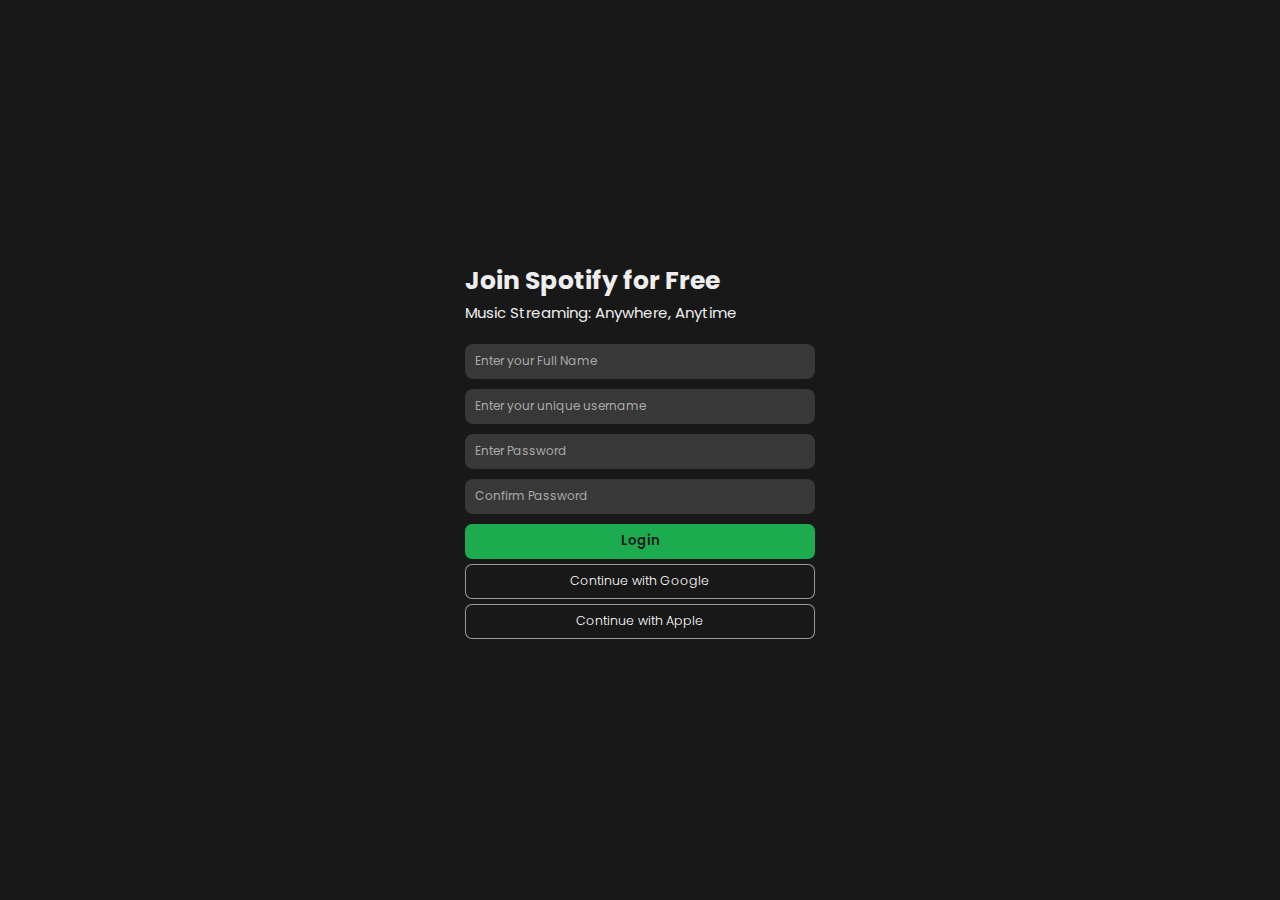
<file: index.html>
<!DOCTYPE html>
<html lang="en">
<head>
    <meta charset="UTF-8">
    <meta http-equiv="X-UA-Compatible" content="IE=edge">
    <meta name="viewport" content="width=device-width, initial-scale=1.0">
    <link rel="preconnect" href="https://fonts.googleapis.com">
    <link rel="preconnect" href="https://fonts.gstatic.com" crossorigin>
    <link href="https://fonts.googleapis.com/css2?family=Poppins:ital,wght@0,100;0,200;0,300;0,400;0,500;0,600;0,700;0,800;0,900;1,100;1,200;1,300;1,400;1,500;1,600;1,700;1,800;1,900&display=swap" rel="stylesheet">
    <link rel="stylesheet" href="index.css">
    <title>Spotify</title>
</head>
<body>
    <div class="form">
        <div class="heading">
            <h1>Join Spotify for Free</h1>
            <h3>Music Streaming: Anywhere, Anytime</h3>
        </div>
        <div class="inp_field">
            <input type="text" placeholder="Enter your Full Name">
            <input type="text" placeholder="Enter your unique username">
            <input type="password" placeholder="Enter Password">
            <input type="password" placeholder="Confirm Password">
        </div>
        <div class="buttons">
            <a href="home.html"><button class="login">Login</button></a>
            <button class="socialbtn_1">Continue with Google</button>
            <button class="socialbtn_2">Continue with Apple</button>
        </div>
    </div>
</body>
</html>
</file>
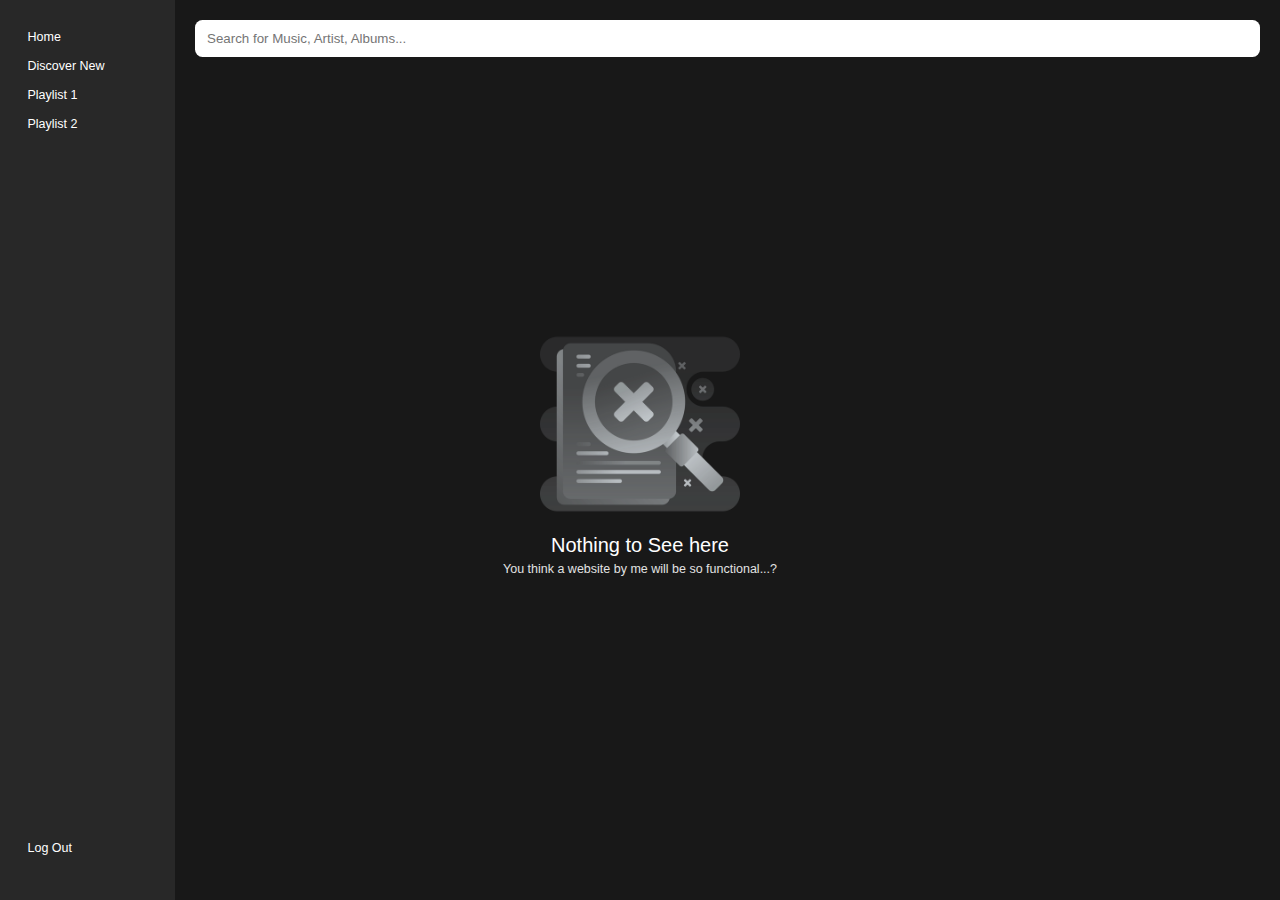
<file: explore.html>
<!DOCTYPE html>
<html lang="en">
<head>
    <meta charset="UTF-8">
    <meta http-equiv="X-UA-Compatible" content="IE=edge">
    <meta name="viewport" content="width=device-width, initial-scale=1.0">
    <link rel="stylesheet" href="explore.css">
    <title>Home - Spotify</title>
</head>
<body>
    <div class="sidebar">
        <div class="sb1">
            <a href="home.html">Home</a>
            <a href="explore.html">Discover New</a>
        </div>
        <div class="sb2">
            <a href="tlt_home_demo.html">Playlist 1</a>
            <a href="tlt_live.html">Playlist 2</a>
        </div>
        <div class="sb3">
            <a href="#">Log Out</a>
        </div>
    </div>
    <div class="home_body">
        <input class="search_bar" type="text" placeholder="Search for Music, Artist, Albums...">
    </div>
    <div class="no_result">
        <img id="no_result_icon" src="ui elements/no_result.png">
        <label class="nr_head">Nothing to See here</label>
        <label class="nr_foot">You think a website by me will be so functional...?</label>
    </div>
    </body>
    </html>
</file>
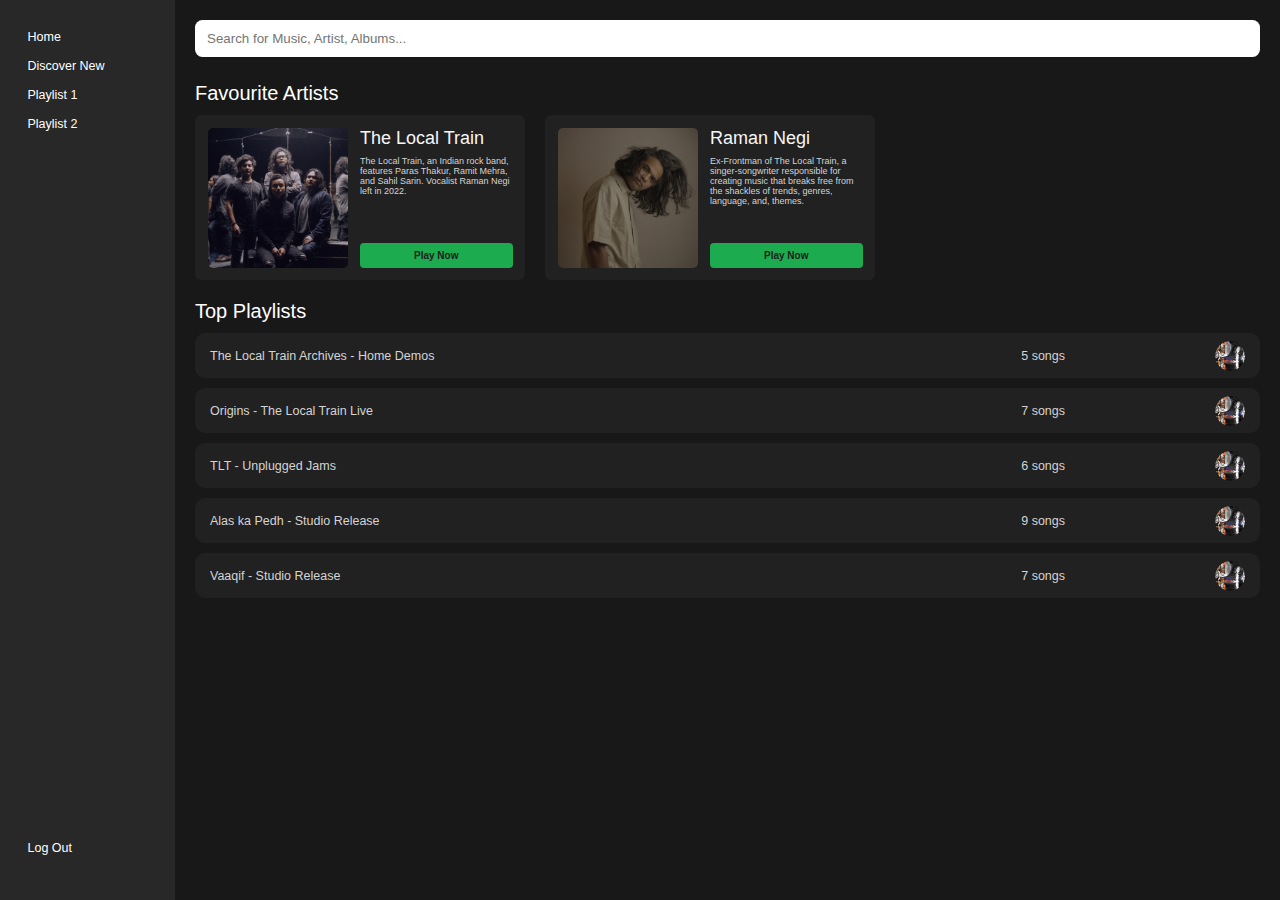
<file: home.html>
<!DOCTYPE html>
<html lang="en">
<head>
    <meta charset="UTF-8">
    <meta http-equiv="X-UA-Compatible" content="IE=edge">
    <meta name="viewport" content="width=device-width, initial-scale=1.0">
    <link rel="stylesheet" href="home.css">
    <title>Home - Spotify</title>
</head>
<body>
    <div class="sidebar">
        <div class="sb1">
            <a href="home.html">Home</a>
            <a href="explore.html">Discover New</a>
        </div>
        <div class="sb2">
            <a href="tlt_home_demo.html">Playlist 1</a>
            <a href="tlt_live.html">Playlist 2</a>
        </div>
        <div class="sb3">
            <a href="#">Log Out</a>
        </div>
    </div>
    <div class="home_body">
        <input class="search_bar" type="text" placeholder="Search for Music, Artist, Albums...">
        <div class="fav_artist">
            <label class="fav_art">Favourite Artists</label>
            <div class="artist_img">
                <div class="artst">
                    <img class="artstimg" src="ui elements/tlt.jpg">
                    <div class="artst_txt">
                        <h4>The Local Train</h4>
                        <p>The Local Train, an Indian rock band, features Paras Thakur, Ramit Mehra, and Sahil Sarin. Vocalist Raman Negi left in 2022.</p>
                        <div class="artst_btns">
                            <a href="tlt.html"><button class="artst_pn">Play Now</button></a>
                        </div>
                    </div>
                </div>
                <div class="artst">
                    <img class="artstimg" src="ui elements/raman_negi.jpg">
                    <div class="artst_txt">
                        <h4>Raman Negi</h4>
                        <p>Ex-Frontman of The Local Train, a singer-songwriter responsible for creating music that breaks free from the shackles of trends, genres, language, and, themes.</p>
                        <div class="artst_btns">
                            <a href="https://open.spotify.com/artist/1ZsF8DeNQav5xvu4X5KsYB"><button class="artst_pn">Play Now</button></a>
                        </div>
                    </div>
                </div>
            </div>
        </div>
        <div class="top_playlist">
            <label class="playlist_heading">Top Playlists</label>
            <a href="tlt_home_demo.html">
                <div class="playlist_bar">
                    <div class="cell label">The Local Train Archives - Home Demos</div>
                    <div class="cell label">5 songs</div>
                    <div class="cell playlist_artst_img">
                        <img src="ui elements/tlt_logo.jpg" alt="Artist Image">
                    </div>
                </div>
            </a>
            <a href="tlt_live.html">
                <div class="playlist_bar">
                    <div class="cell label">Origins - The Local Train Live</div>
                    <div class="cell label">7 songs</div>
                    <div class="cell playlist_artst_img">
                        <img src="ui elements/tlt_logo.jpg" alt="Artist Image">
                    </div>
                </div>
            </a>
            <a href="tlt_unplugged.html">
                <div class="playlist_bar">
                    <div class="cell label">TLT - Unplugged Jams</div>
                    <div class="cell label">6 songs</div>
                    <div class="cell playlist_artst_img">
                        <img src="ui elements/tlt_logo.jpg" alt="Artist Image">
                    </div>
                </div>
            </a>
            <a href="https://open.spotify.com/album/5xOkxpVDHdpWkI9mNfYXab">
                <div class="playlist_bar">
                    <div class="cell label">Alas ka Pedh - Studio Release</div>
                    <div class="cell label">9 songs</div>
                    <div class="cell playlist_artst_img">
                        <img src="ui elements/tlt_logo.jpg" alt="Artist Image">
                    </div>
                </div>
            </a>
            <a href="https://open.spotify.com/album/1DW7mX33rABORCELQ4KkQn">
                <div class="playlist_bar">
                    <div class="cell label">Vaaqif - Studio Release</div>
                    <div class="cell label">7 songs</div>
                    <div class="cell playlist_artst_img">
                        <img src="ui elements/tlt_logo.jpg" alt="Artist Image">
                    </div>
                </div>
            </a>
        </div>
    </div>
</body>
</html>
</file>
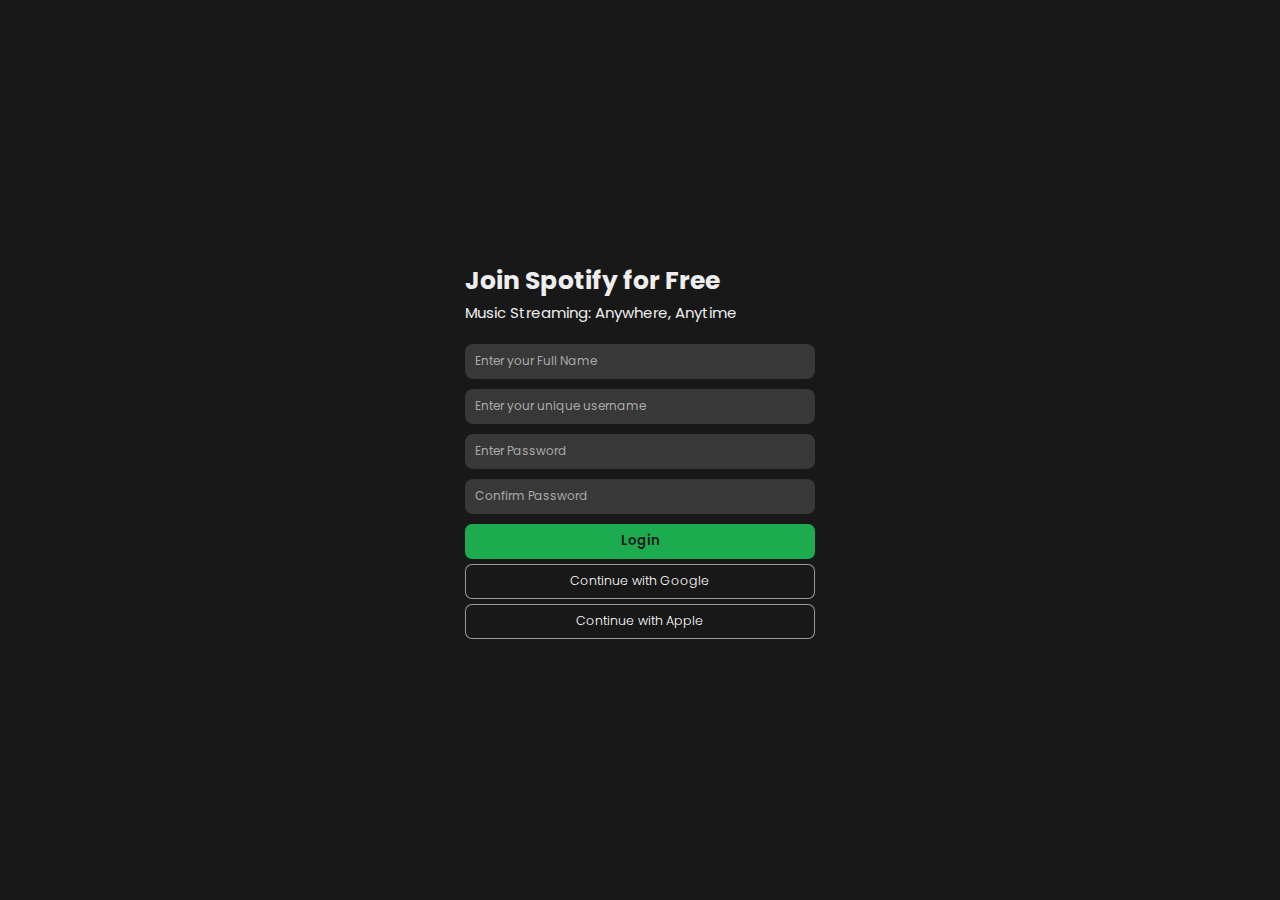
<file: login.html>
<!DOCTYPE html>
<html lang="en">
<head>
    <meta charset="UTF-8">
    <meta http-equiv="X-UA-Compatible" content="IE=edge">
    <meta name="viewport" content="width=device-width, initial-scale=1.0">
    <link rel="preconnect" href="https://fonts.googleapis.com">
    <link rel="preconnect" href="https://fonts.gstatic.com" crossorigin>
    <link href="https://fonts.googleapis.com/css2?family=Poppins:ital,wght@0,100;0,200;0,300;0,400;0,500;0,600;0,700;0,800;0,900;1,100;1,200;1,300;1,400;1,500;1,600;1,700;1,800;1,900&display=swap" rel="stylesheet">
    <link rel="stylesheet" href="login.css">
    <title>Spotify</title>
</head>
<body>
    <div class="form">
        <div class="heading">
            <h1>Join Spotify for Free</h1>
            <h3>Music Streaming: Anywhere, Anytime</h3>
        </div>
        <div class="inp_field">
            <input type="text" placeholder="Enter your Full Name">
            <input type="text" placeholder="Enter your unique username">
            <input type="password" placeholder="Enter Password">
            <input type="password" placeholder="Confirm Password">
        </div>
        <div class="buttons">
            <a href="home.html"><button class="login">Login</button></a>
            <button class="socialbtn_1">Continue with Google</button>
            <button class="socialbtn_2">Continue with Apple</button>
        </div>
    </div>
</body>
</html>
</file>
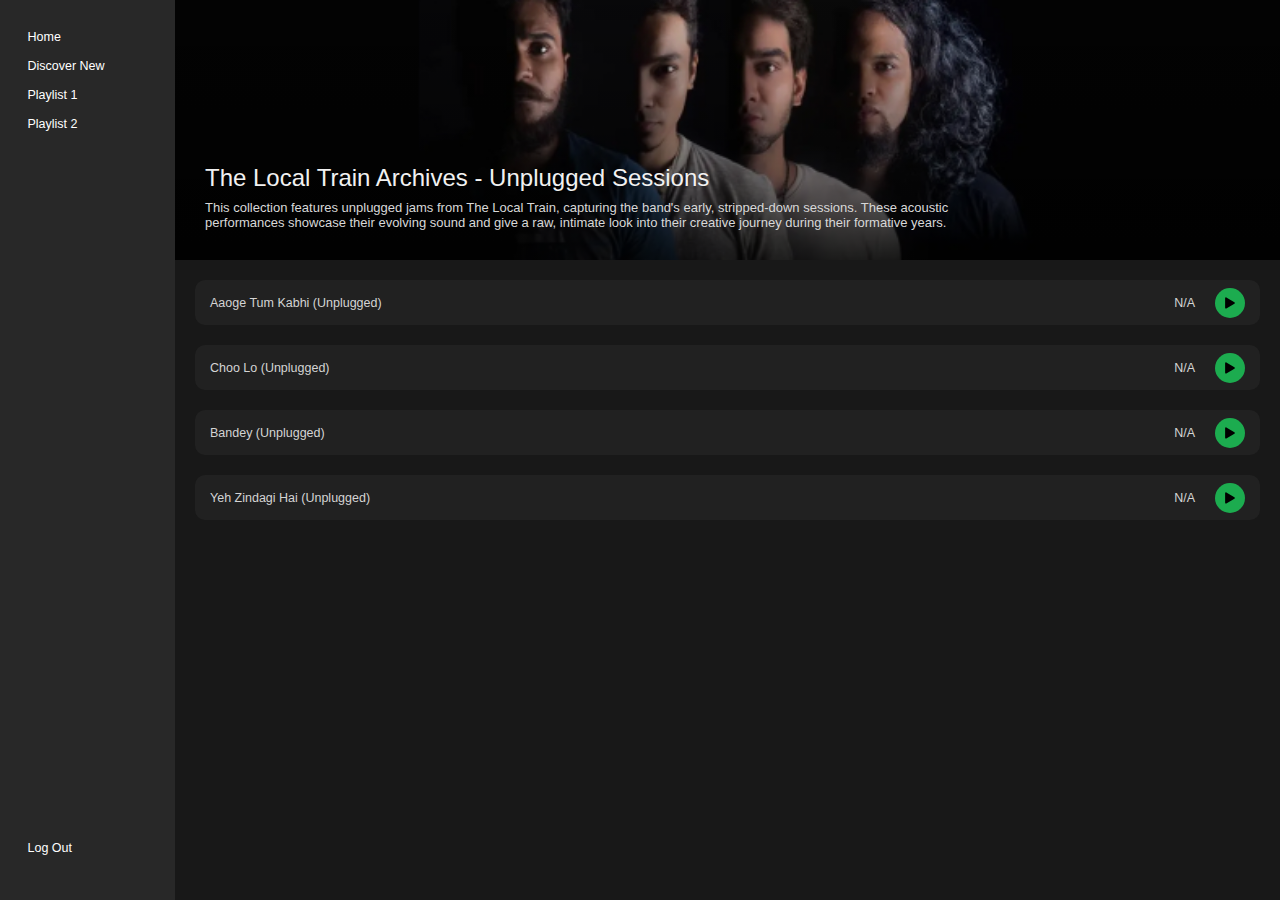
<file: tlt_unplugged.html>
<!DOCTYPE html>
<html lang="en">

<head>
    <meta charset="UTF-8">
    <meta http-equiv="X-UA-Compatible" content="IE=edge">
    <meta name="viewport" content="width=device-width, initial-scale=1.0">
    <link rel="stylesheet" href="tlt_unplugged.css">
    <title>The Local Train - Home Demos</title>
</head>

<body>
    <div class="sidebar">
        <div class="sb1">
            <a href="home.html">Home</a>
            <a href="explore.html">Discover New</a>
        </div>
        <div class="sb2">
            <a href="tlt_home_demo.html">Playlist 1</a>
            <a href="tlt_live.html">Playlist 2</a>
        </div>
        <div class="sb3">
            <a href="#">Log Out</a>
        </div>
    </div>
    <div class="home_body">
        <div class="head_img">
            <div class="head_img_text">
                <h2>The Local Train Archives - Unplugged Sessions</h2>
                <p>This collection features unplugged jams from The Local Train, capturing the band's early, stripped-down sessions. These acoustic performances showcase their evolving sound and give a raw, intimate look into their creative journey during their formative years.</p>
            </div>
            <div class="play"></div>
            <img src="ui elements/tlt_banner.jpg" alt="Banner">
        </div>
        <div class="song">
            <div class="cell label">Aaoge Tum Kabhi (Unplugged)</div>
            <div class="cell label">N/A</div>
            <button class="song_play_btn" data-audio="aaoge_tum_kabhi_unplugged">
                <img class="play_triangle" src="ui elements/triangle.svg" alt="Play">
            </button>
            <audio id="aaoge_tum_kabhi_unplugged" src="songs/tlt unplugged/aaoge-tum-kabhi-unplugged.mp3"></audio>
            <input type="range" class="seek_slider" min="0" max="100" value="0" step="0.1">

        </div>
        <div class="song">
            <div class="cell label">Choo Lo (Unplugged)</div>
            <div class="cell label">N/A</div>
            <button class="song_play_btn" data-audio="choo-lo-unplugged">
                <img class="play_triangle" src="ui elements/triangle.svg" alt="Play">
            </button>
            <audio id="choo-lo-unplugged" src="songs/tlt unplugged/choo-lo-unplugged.mp3"></audio>
            <input type="range" class="seek_slider" min="0" max="100" value="0" step="0.1">
        </div>
        <div class="song">
            <div class="cell label">Bandey (Unplugged)</div>
            <div class="cell label">N/A</div>
            <button class="song_play_btn" data-audio="bandey-unplugged">
                <img class="play_triangle" src="ui elements/triangle.svg" alt="Play">
            </button>
            <audio id="bandey-unplugged" src="songs/tlt unplugged/bandey-unplugged.mp3"></audio>
            <input type="range" class="seek_slider" min="0" max="100" value="0" step="0.1">
        </div>
        <div class="song">
            <div class="cell label">Yeh Zindagi Hai (Unplugged)</div>
            <div class="cell label">N/A</div>
            <button class="song_play_btn" data-audio="yeh-zindagi-hai-unplugged">
                <img class="play_triangle" src="ui elements/triangle.svg" alt="Play">
            </button>
            <audio id="yeh-zindagi-hai-unplugged" src="songs/tlt unplugged/yeh-zindagi-hai-unplugged.mp3"></audio>
            <input type="range" class="seek_slider" min="0" max="100" value="0" step="0.1">
        </div>
    </div>
    <script>
        document.querySelectorAll('.song').forEach(songDiv => {
            const audio = songDiv.querySelector('audio');
            const playButton = songDiv.querySelector('.song_play_btn');
            const slider = songDiv.querySelector('.seek_slider');

            playButton.addEventListener('click', () => {
                document.querySelectorAll('audio').forEach(otherAudio => {
                    if (otherAudio !== audio && !otherAudio.paused) {
                        otherAudio.pause();
                        const otherPlayButton = otherAudio.closest('.song').querySelector('.song_play_btn img');
                        otherPlayButton.src = 'ui elements/triangle.svg';
                        const otherSlider = otherAudio.closest('.song').querySelector('.seek_slider');
                        otherSlider.style.display = 'none';
                        otherAudio.closest('.song').style.height = '45px';
                    }
                });

                if (audio.paused) {
                    audio.play();
                    playButton.querySelector('img').src = 'ui elements/pause.svg';
                    slider.style.display = 'block';
                    songDiv.style.height = '75px';
                } else {
                    audio.pause();
                    playButton.querySelector('img').src = 'ui elements/triangle.svg';
                    slider.style.display = 'none';
                    songDiv.style.height = '45px';
                }
            });

            audio.addEventListener('timeupdate', () => {
                const value = (audio.currentTime / audio.duration) * 100;
                slider.value = value;
                slider.style.background = `linear-gradient(to right, #1CAC4F ${value}%, #ddd ${value}%)`; // Update slider color (green for played, gray for unplayed)
            });

            slider.addEventListener('input', () => {
                audio.currentTime = (slider.value / 100) * audio.duration;
                const value = slider.value;
                slider.style.background = `linear-gradient(to right, #1CAC4F ${value}%, #ddd ${value}%)`; // Update the slider color (green for played, gray for unplayed)
            });

            slider.style.display = 'none';
        });

    </script>
</body>

</html>
</file>
<file: index.css>
*{
    padding: 0;
    margin: 0;
}

body{
    font-family: Poppins, sans-serif;
    display: flex;
    height: 100vh;
    width: 100%;
    background-color: #181818;
    justify-content: center;
    align-items: center;
}

.form{
    width: 350px;
    display: flex;
    flex-direction: column;
    align-items: center;
    justify-content: center;
}

.heading{
    color: #EEEEEE;
    width: 100%;
    margin-bottom: 10px;
}

.heading h1{
    font-size: 25px;
    font-weight: 650;
    margin-bottom: 1px;
}

.heading h3{
    font-size: 15px;
    font-weight: 400;
}

.inp_field input{
    font-family: Poppins, sans-serif;
    font-size: 12px;
    background-color: #383838;
    color: #a9a9a9;
    width: 100%;
    height: 35px;
    margin-top: 10px;
    border: none;
    box-sizing: border-box;
    padding: 10px;
    border-radius: 8px;
    outline: none;
}

.inp_field ::placeholder{
    color: #a9a9a9;
    opacity: 1;
}

.buttons{
    width: 100%;
    margin-top: 5px;
}

.buttons button{
    width: 100%;
    height: 35px;
    margin-top: 5px;
    border: none;
    border-radius: 7px;
    font-family: Poppins, sans-serif;
}

.login{
    background-color: #1CAC4F;
    color: #1c1c1c;
    font-weight: 600;
}

.socialbtn_1, .socialbtn_2{
    background-color: transparent;
    box-shadow: inset 0 0 0 1px #999999;
    color: #FFFFFF;
    font-weight: 300;
    font-size: 12.5px;
}
</file>
<file: explore.css>
*{
    margin: 0;
    padding: 0;
}

body{
    font-family: Poppins, sans-serif;
    background-color: #181818;
    height: 100vh;
}

a{
    text-decoration: none;
}

.sidebar{
    background-color: #282828;
    height: 100vh;
    width: 175px;
    display: flex;
    position: fixed;
    flex-direction: column;
    align-items: center;
    z-index: 100;
}

.sidebar a{
    color: #ffffff;
    text-decoration: none;
    margin-bottom: 15px;
    font-size: 15px;
}

.sb1, .sb2, .sb3{
    width: 120px;
    display: flex;
    flex-direction: column;
}

.sb1 a, .sb2 a, .sb3 a{
    font-size: 12.5px;
}

.sb1{
    margin-top: 30px;
}

.sb3{
    margin-top: auto;
    margin-bottom: 30px;
}

.home_body{
    margin-left: 175px;
    padding: 20px;
    height: auto;
}

.search_bar{
    font-family: Poppins, sans-serif;
    width: 100%;
    height: 37px;
    border: none;
    box-sizing: border-box;
    padding: 12px;
    border-radius: 7.5px;
    outline: none;
}

.no_result {
    display: flex;
    flex-direction: column;
    align-items: center;
    justify-content: center;
    position: absolute;
    left: 50%;
    transform: translateX(-50%);
    top: 50%;
    transform: translate(-50%, -50%);
}

.no_result img{
    width: 200px;
    margin-bottom: 10px;
}

.nr_head{
    color: white;
    font-weight: 500;
    font-size: 20px;
    margin-bottom: 5px;
}

.nr_foot{
    font-size: 12.5px;
    font-weight: 300;
    color: #e2e2e2;
}
</file>
<file: home.css>
*{
    margin: 0;
    padding: 0;
}

body{
    font-family: Poppins, sans-serif;
    background-color: #181818;
}

a{
    text-decoration: none;
}

.sidebar{
    background-color: #282828;
    height: 100vh;
    width: 175px;
    display: flex;
    position: fixed;
    flex-direction: column;
    align-items: center;
}

.sidebar a{
    color: #ffffff;
    text-decoration: none;
    margin-bottom: 15px;
    font-size: 15px;
}

.sb1, .sb2, .sb3{
    width: 120px;
    display: flex;
    flex-direction: column;
}

.sb1 a, .sb2 a, .sb3 a{
    font-size: 12.5px;
}

.sb1{
    margin-top: 30px;
}

.sb3{
    margin-top: auto;
    margin-bottom: 30px;
}

.home_body{
    margin-left: 175px;
    padding: 20px;
    height: auto;
}

.search_bar{
    font-family: Poppins, sans-serif;
    width: 100%;
    height: 37px;
    border: none;
    box-sizing: border-box;
    padding: 12px;
    border-radius: 7.5px;
    outline: none;
}

.fav_art{
    font-size: 20px;
    font-weight: 500;
    color: white;
}

.fav_artist{
    margin-top: 25px;
}

.artist_img{
    margin-top: 10px;
    display: flex;
    flex-direction: row;
}

.artst{
    display: flex;
    flex-direction: row;
    width: 330px;
    background-color: #212121;
    height: 165px;
    padding: 12.5px;
    box-sizing: border-box;
    border-radius: 6px;
    margin-right: 20px;
}

.artst img{
    width: 140px;
    height: 140px;
    margin-right: 12.5px;
    border-radius: 5px;
}

.artst_txt{
    height: 140px;
    display: flex;
    flex-direction: column;
}

.artst_txt h4{
    font-size: 18px;
    color: #f6f6f6;
    font-weight: 500;
    margin-bottom: 7px;
}

.artst_txt p{
    font-size: 9px;
    color: #d4d4d4;
    font-weight: 300;
}

.artst_btns{
    margin-top: auto;
    width: 100%;
}

.artst_pn{
    background-color: #1CAC4F;
    color: #1c1c1c;
    font-weight: 600;
    border: none;
    border-radius: 4px;
    font-family: Poppins, sans-serif;
    font-size: 10px;
    width: 100%;
    height: 25px;
}

.top_playlist{
    margin-top: 20px;
}

.playlist_heading{
    font-size: 20px;
    font-weight: 500;
    color: white;
}

.playlist_bar {
    display: grid;
    grid-template-columns: 1fr auto auto;
    align-items: center;
    width: 100%;
    background-color: #212121;
    height: 45px;
    margin-top: 10px;
    padding: 0 15px;
    box-sizing: border-box;
    border-radius: 10px;
    grid-gap: 150px;
}

.cell {
    display: flex;
    align-items: center;
}

.label {
    font-size: 12.5px;
    color: #d4d4d4;
    white-space: nowrap;
}

.playlist_artst_img {
    height: 30px;
    width: 30px;
    background-color: #212121;
    border-radius: 50%;
    overflow: hidden;
    display: flex;
    align-items: center;
    justify-content: center;
}

.playlist_artst_img img {
    width: 100%;
    height: 100%;
    object-fit: cover;
    border-radius: 50%;
}
</file>
<file: login.css>
*{
    padding: 0;
    margin: 0;
}

body{
    font-family: Poppins, sans-serif;
    display: flex;
    height: 100vh;
    width: 100%;
    background-color: #181818;
    justify-content: center;
    align-items: center;
}

.form{
    width: 350px;
    display: flex;
    flex-direction: column;
    align-items: center;
    justify-content: center;
}

.heading{
    color: #EEEEEE;
    width: 100%;
    margin-bottom: 10px;
}

.heading h1{
    font-size: 25px;
    font-weight: 650;
    margin-bottom: 1px;
}

.heading h3{
    font-size: 15px;
    font-weight: 400;
}

.inp_field input{
    font-family: Poppins, sans-serif;
    font-size: 12px;
    background-color: #383838;
    color: #a9a9a9;
    width: 100%;
    height: 35px;
    margin-top: 10px;
    border: none;
    box-sizing: border-box;
    padding: 10px;
    border-radius: 8px;
    outline: none;
}

.inp_field ::placeholder{
    color: #a9a9a9;
    opacity: 1;
}

.buttons{
    width: 100%;
    margin-top: 5px;
}

.buttons button{
    width: 100%;
    height: 35px;
    margin-top: 5px;
    border: none;
    border-radius: 7px;
    font-family: Poppins, sans-serif;
}

.login{
    background-color: #1CAC4F;
    color: #1c1c1c;
    font-weight: 600;
}

.socialbtn_1, .socialbtn_2{
    background-color: transparent;
    box-shadow: inset 0 0 0 1px #999999;
    color: #FFFFFF;
    font-weight: 300;
    font-size: 12.5px;
}
</file>
<file: tlt_unplugged.css>
*{
    margin: 0;
    padding: 0;
}

body{
    font-family: Poppins, sans-serif;
    background-color: #181818;
}

a{
    text-decoration: none;
}

.sidebar{
    background-color: #282828;
    height: 100vh;
    width: 175px;
    display: flex;
    position: fixed;
    flex-direction: column;
    align-items: center;
    z-index: 100;
}

.sidebar a{
    color: #ffffff;
    text-decoration: none;
    margin-bottom: 15px;
    font-size: 15px;
}

.sb1, .sb2, .sb3{
    width: 120px;
    display: flex;
    flex-direction: column;
}

.sb1 a, .sb2 a, .sb3 a{
    font-size: 12.5px;
}

.sb1{
    margin-top: 30px;
}

.sb3{
    margin-top: auto;
    margin-bottom: 30px;
}

.home_body{
    margin-left: 175px;
    height: auto;
}

.head_img{
    position: relative;
    display: flex;
    height: 200px;
    width: auto;
    background: linear-gradient(to top, rgba(0, 0, 0, 0.7), rgba(0, 0, 0, 0.05));
    overflow: hidden;
    padding: 30px;
}

.head_img img{
    position: absolute;
    top: 0;
    left: 0;
    width: 100%;
    height: 100%;
    object-fit: cover;
    z-index: -1;
}

.head_img_text{
    width: 60vw;
    margin-top: auto;
}

.head_img_text h2{
    color: #f1f1f1;
    font-weight: 500;
}

.head_img_text p{
    color: #d8d8d8;
    margin-top: 8px;
    font-weight: 400;
    font-size: 13px;
}

.song {
    display: grid;
    grid-template-columns: 1fr auto auto;
    align-items: center;
    background-color: #212121;
    height: 45px;
    margin-top: 10px;
    padding: 0 15px;
    box-sizing: border-box;
    border-radius: 10px;
    margin: 20px;
    grid-column-gap: 20px;
    transition: height 0.3s ease;
}

.seek_slider {
    -webkit-appearance: none;
    appearance: none;
    width: 100%;
    height: 5px;
    background: #ddd;
    border-radius: 5px;
    margin-bottom: 10px;
    outline: none;
    display: none;
}

.seek_slider::-webkit-slider-thumb {
    -webkit-appearance: none;
    appearance: none;
    width: 10px;
    height: 10px;
    background: #1CAC4F;
    border-radius: 50%;
    cursor: pointer;
}

.seek_slider::-moz-range-thumb {
    width: 10px;
    height: 10px;
    background: #1CAC4F;
    border-radius: 50%;
    cursor: pointer;
}

.label {
    font-size: 12.5px;
    color: #d4d4d4;
    white-space: nowrap;
}

.song_play_btn {
    display: flex;
    align-items: center;
    justify-content: center;
    height: 30px;
    width: 30px;
    border: none;
    border-radius: 15px;
    background-color: #1CAC4F;
    cursor: pointer;
}

.play_triangle{
    height: 12px;
}
</file>
